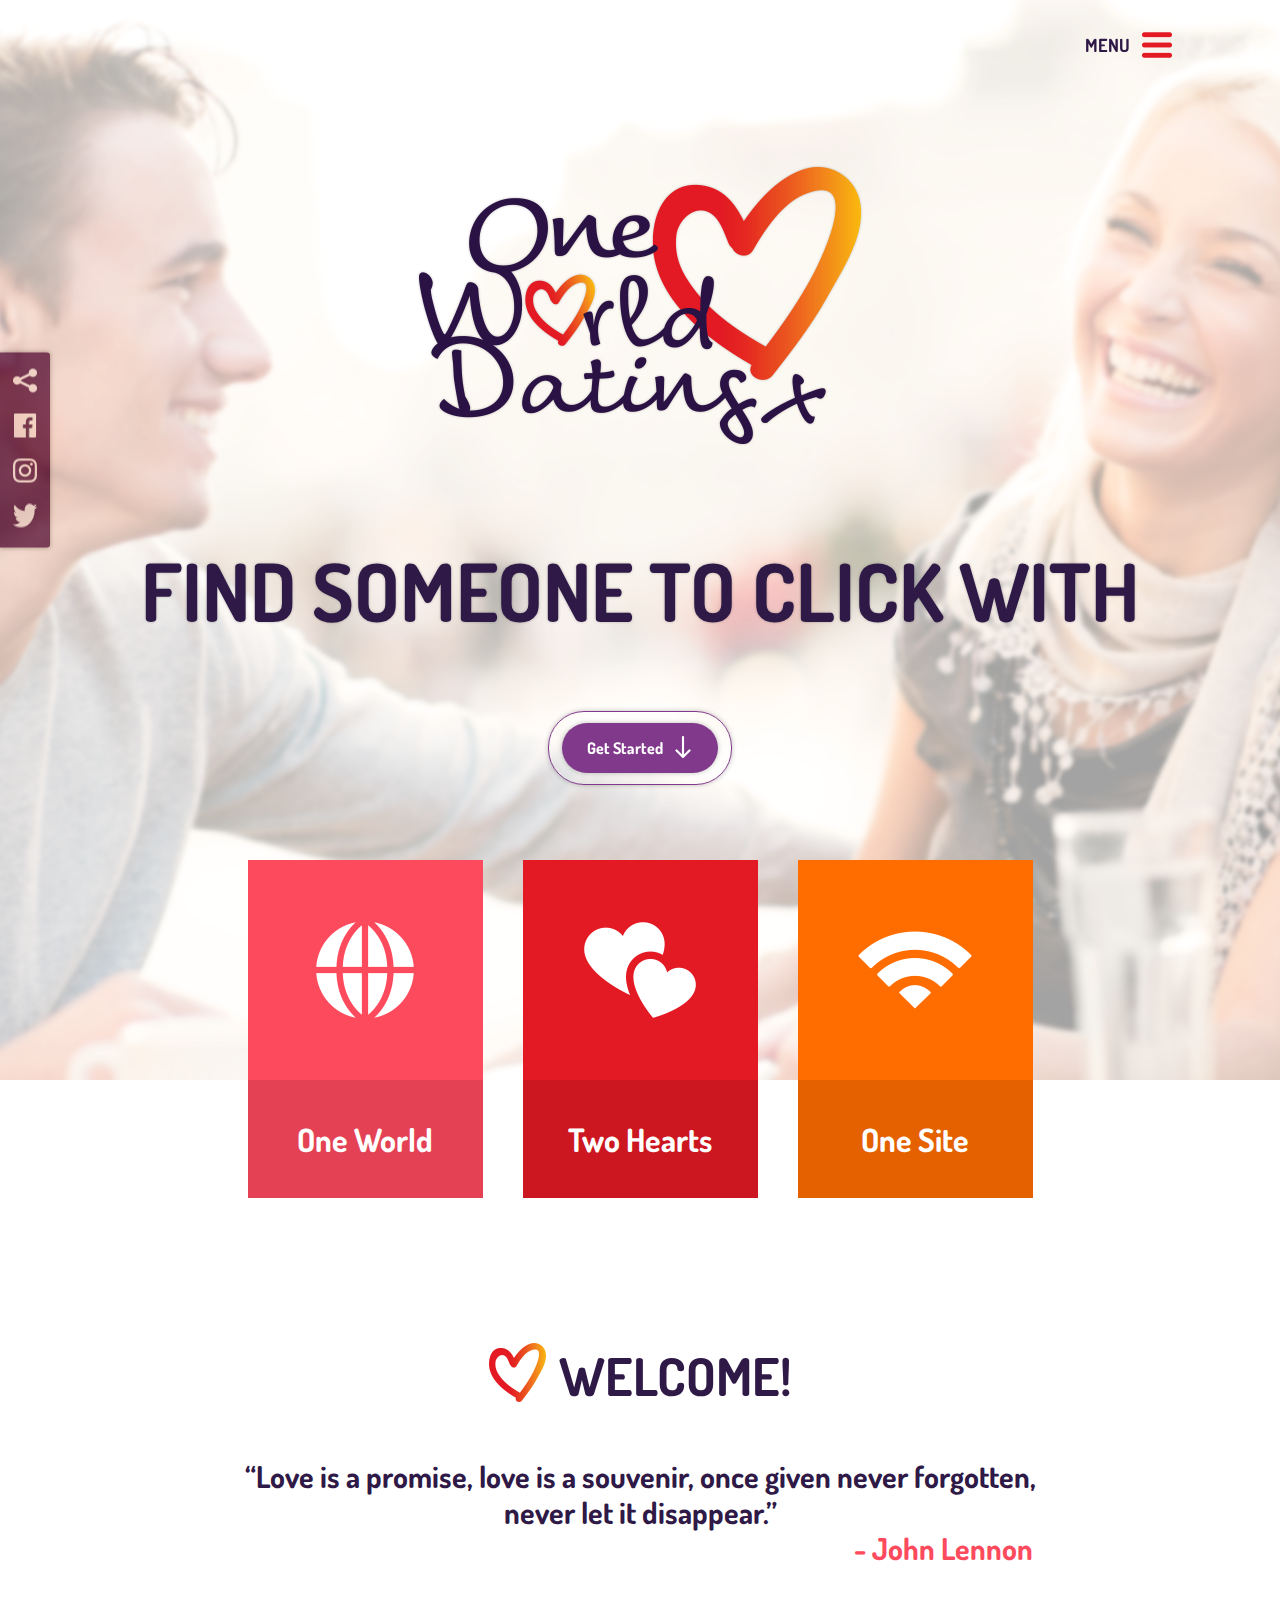
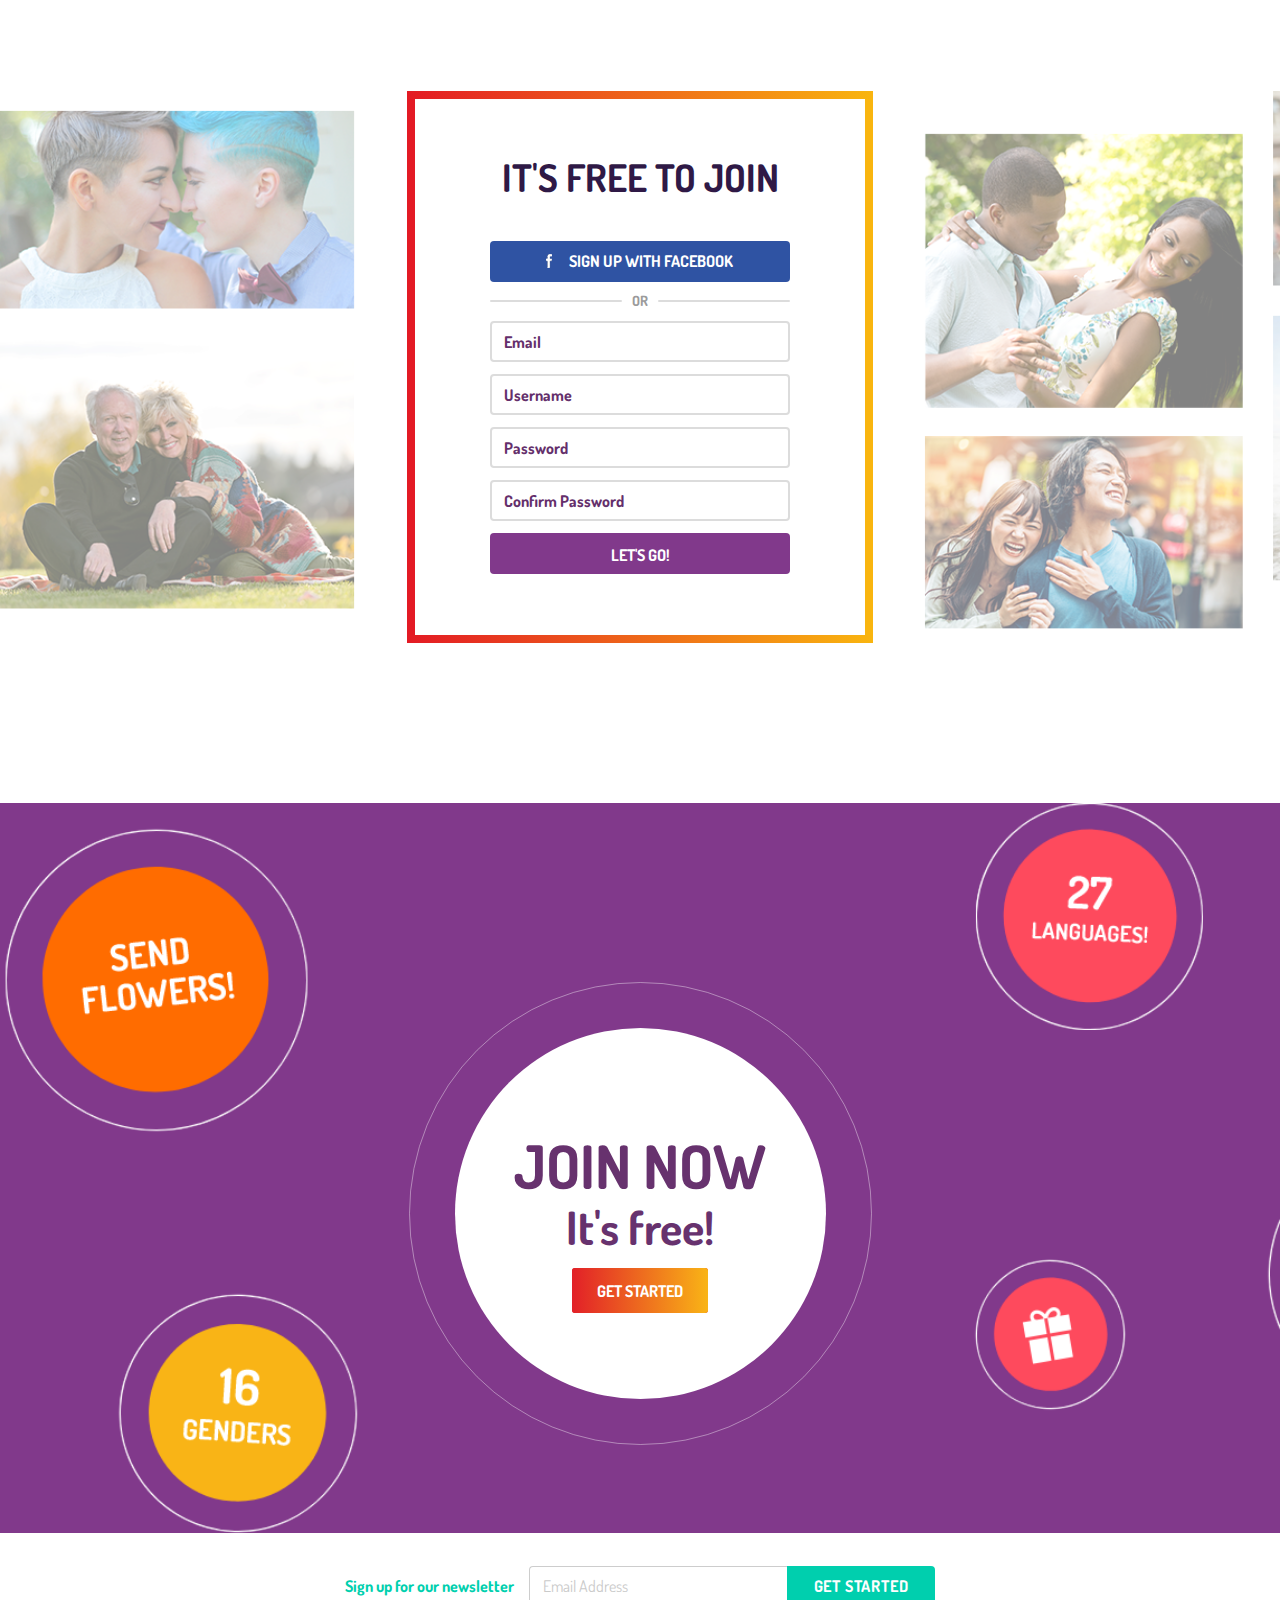
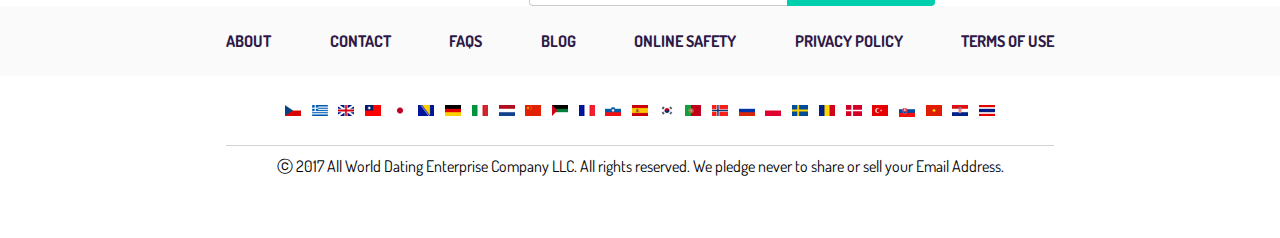
<file: layout/index.html>
<!DOCTYPE html>
<html lang="en">
<head>
  <meta charset="UTF-8">
  <meta name="viewport" content="width=device-width, user-scalable=no">
  <meta http-equiv="X-UA-Compatible" content="ie=edge">
  <link href="https://fonts.googleapis.com/css?family=Dosis:400,700" rel="stylesheet">
  <link rel="stylesheet" href="style.css">
  <title>Layout</title>
</head>
<body>

  <main>

		<section class="social-links">
			<ul class="social-links__wrapper">
				<li class="social-links__item">
					<a href="#">
						<img src="img/social-links-1.png" alt="Shared">
					</a>
				</li>
				<li class="social-links__item">
					<a href="#">
						<img src="img/social-links-2.png" alt="Facebook">
					</a>
				</li>
				<li class="social-links__item">
					<a href="#">
						<img src="img/social-links-3.png" alt="Instagramm">
					</a>
				</li>
				<li class="social-links__item">
					<a href="#">
						<img src="img/social-links-4.png" alt="Twitter">
					</a>
				</li>
			</ul>
		</section>

    <section class="top-section">
      <div class="container">
				<a class="top-section__menu" href="#">
					<p class="top-section__menu-text">Menu</p>
					<img src="img/top-sect-hamb.png" alt="Menu">
				</a>
				<div class="top-section__wrapper">
          <img src="img/top-sect-logo.png" alt="One World Dating" class="top-section__logo">
          <h1 class="top-section__title">Find Someone to Click With</h1>
          <div class="top-section__button-wrapper">
            <a class="top-section__button" href="#">Get Started</a>
          </div>
          <div class="top-section__boxes">
						<div class="top-section__box-text">
							<p>One World</p>
						</div>
						<div class="top-section__box-text">
							<p>Two Hearts</p>
						</div>
						<div class="top-section__box-text">
							<p>One Site</p>
						</div>
          </div>
        </div>
      </div>
    </section>

		<section class="second-section">
			<div class="container">
				<div class="second-section__wrapper">
					<h2 class="second-section__title">Welcome!</h2>
					<p class="second-section__subtitle">
						“Love is a promise, love is a souvenir, once given never forgotten,<br> never let it disappear.”
					</p>
					<div class="second-section__subtitle-author">- John Lennon</div>
				</div>
			</div>
		</section>

		<section class="third-section">
			<div class="container">
				<div class="third-section__wrapper">
					<h2 class="third-section__title">It's free to join</h2>
					<a href="#" class="third-section__facebook-join-button">
						Sign up with Facebook
					</a>
					<div class="third-section__devide">
						<span>Or</span>
					</div>
					<form action="#" class="third-section__form">
						<input class="third-section__form-input" type="text" placeholder="Email">
						<input class="third-section__form-input" type="text" placeholder="Username">
						<input class="third-section__form-input" type="password" placeholder="Password">
						<input class="third-section__form-input" type="password" placeholder="Confirm Password">
						<button type="submit" class="third-section__form-submit third-section__form-input">Let's go!</button>
					</form>
				</div>
			</div>
		</section>

		<section class="fourth-section">
			<div class="container">
				<div class="fourth-section__wrapper">
					<div class="fourth-section__wrapper-inner">
						<h2 class="fourth-section__title">Join now</h2>
						<p class="fourth-section__subtitle">It's free!</p>
						<a href="#" class="fourth-section__button">Get Started</a>
					</div>
				</div>
			</div>
		</section>

		<footer class="footer">
			<div class="container">
				<div class="footer__wrapper">
					<span class="footer__information">Sign up for our newsletter</span>
					<form action="#" class="footer__sign-up">
						<input type="email" placeholder="Email Address" class="footer__input">
						<input type="submit" value="Get Started" class="footer__submit">
					</form>
				</div>
			</div>

			<div class="footer__links-wrapper">
				<div class="footer__links">
					<a class="footer__link" href="#">About</a>
					<a class="footer__link" href="#">Contact</a>
					<a class="footer__link" href="#">FAQs</a>
					<a class="footer__link" href="#">Blog</a>
					<a class="footer__link" href="#">Online Safety</a>
					<a class="footer__link" href="#">Privacy Policy</a>
					<a class="footer__link" href="#">Terms of Use</a>
				</div>
			</div>

			<div class="container">
				<div class="footer__countries"></div>
				<div class="footer__copyright">&#9426; 2017 All World Dating Enterprise Company LLC. All rights reserved. We pledge never to share or sell your Email Address.
				</div>
			</div>
		</footer>


  </main>

</body>
</html>
</file>
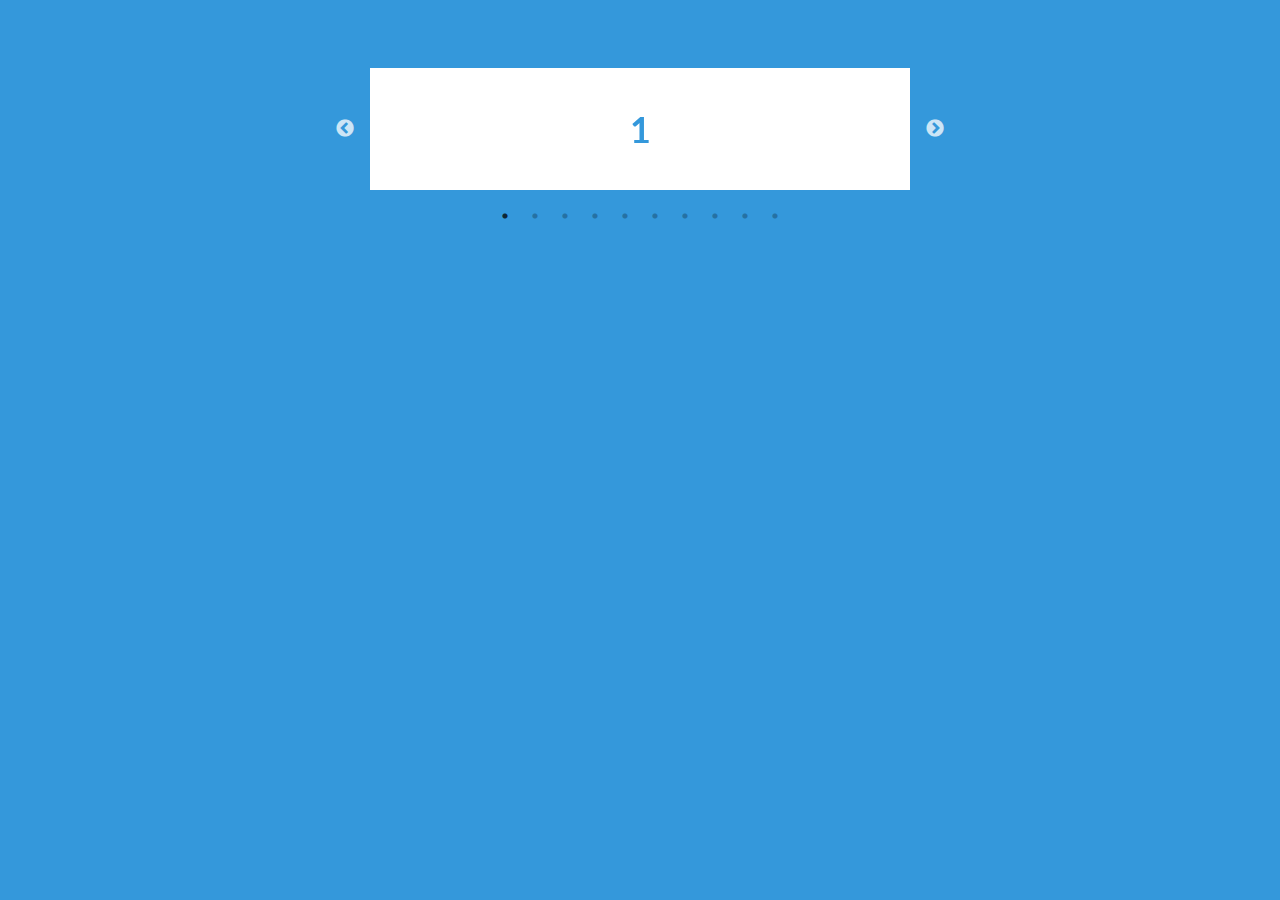
<file: slider/index.html>
<!DOCTYPE html>
<html lang="en">
<head>
  <meta charset="UTF-8">
  <meta name="viewport" content="width=device-width, initial-scale=1.0">
  <meta http-equiv="X-UA-Compatible" content="ie=edge">
  <link href="https://fonts.googleapis.com/css?family=Lato:400,700" rel="stylesheet">
  <link rel="stylesheet" href="style.css">
  <title>Native JS Slider</title>
</head>
<body>
  <div class="content">
    <div class="slider">

      <button type="button" id="slider__button-prev">Previous</button>

      <div id="slider__list-current">
        <div id="slider__list">
          <div class="slider__img"><h3>1</h3></div>
          <div class="slider__img"><h3>2</h3></div>
          <div class="slider__img"><h3>3</h3></div>
          <div class="slider__img"><h3>4</h3></div>
          <div class="slider__img"><h3>5</h3></div>
          <div class="slider__img"><h3>6</h3></div>
          <div class="slider__img"><h3>7</h3></div>
          <div class="slider__img"><h3>8</h3></div>
          <div class="slider__img"><h3>9</h3></div>
          <div class="slider__img"><h3>10</h3></div>
        </div>
      </div>

      <button type="button" id="slider__button-next">Next</button>

      <ul id="slider-dots"></ul>

    </div>
  </div>

<script src='slide-show.js'></script>

</body>
</html>
</file>
<file: layout/style.css>
/* Common */

* {
	font-family: 'Dosis', sans-serif, Arial;
	box-sizing: border-box;
  margin: 0;
  padding: 0;
}

a, button, input[type='submit'] {
	text-decoration: none;
	cursor: pointer;
}

body {
	background-color: #ffffff;
  line-height: normal;
	min-width: 1270px;
}

.container {
  margin: auto;
  width: 1270px;
}

/* Styles */

.social-links {
	box-shadow: 0 0 5px rgba(0, 0, 0, 0.4);
	justify-content: space-between;
	transform: translateY(-50%);
	border-radius: 0 3px 3px 0;
	background-color: #45124c;
	flex-direction: column;
	padding: 16px 13px;
	position: fixed;
	display: flex;
	height: 195px;
	width: 50px;
	top: 50%;
	left: 0;
}

.social-links__wrapper {
	justify-content: inherit;
	flex-direction: inherit;
	list-style-type: none;
	display: flex;
	height: 100%;
}

.social-links__item a img {
	display: inline-block;
	height: 24px;
	width: 24px;
}

.top-section {
	background: url(img/top-sect-bg.png) top center;
	background-size: cover;
	margin-bottom: 263px;
	min-width: 1270px;
	position: relative;
}

.top-section__menu {
	text-transform: uppercase;
	position: absolute;
	font-weight: 700;
	font-size: 18px;
	color: #2f1946;
	display: flex;
	right: 108px;
	top: 32px;
}

.top-section__menu-text {
	margin: 2px 12px 0 0;
}

.top-section__wrapper {
  text-align: center;
  margin: 0 auto;
}

.top-section__logo {
  margin: 165px auto 90px auto;
}

.top-section__title {
  text-transform: uppercase;
  text-shadow: 0 0 3px rgba(0, 0, 0, 0.25);
  color: #2f1946;
  font-weight: 700;
  font-size: 80px;
	margin-bottom: 70px;
}

.top-section__button-wrapper {
	padding: 11px 13px;
	display: inline-block;
  box-shadow: 0 0 5px rgba(0, 0, 0, 0.25);
  border-radius: 36px;
  border: 1px solid #81398b;
	margin-bottom: 75px;
}

.top-section__button {
	box-shadow: 0 0 5px rgba(0, 0, 0, 0.25);
	padding: 15px 55px 15px 25px;
	background-color: #81398b;
	display: inline-block;
	text-decoration: none;
	border-radius: 25px;
	position: relative;
	font-weight: 700;
	color: #fff;

	-webkit-transition: background-color 0.5s ease;
	-moz-transition: background-color 0.5s ease;
	-o-transition: background-color 0.5s ease;
	transition: background-color 0.5s ease;
}

.top-section__button:hover {
	background-color: #b66eb0;
	cursor: pointer;
}

.top-section__button:after {
	background-image: url('img/top-sect-button-arrow.png');
	display: inline-block;
	position: absolute;
	height: 22px;
	right: 27px;
	content: '';
	width: 16px;
	top: 13px;
}

.top-section__button:hover:after {
	-webkit-animation-duration: 1s;
	-moz-animation-duration: 1s;
	-o-animation-duration: 1s;
	animation-duration: 1s;

	-webkit-transform-origin: center center;
	-moz-transform-origin: center center;
	-o-transform-origin: center center;
	transform-origin: center center;
	-webkit-animation-name: swing;
	-moz-animation-name: swing;
	-o-animation-name: swing;
	animation-name: swing;
}

@-webkit-keyframes swing {
	20% {-webkit-transform: rotate3d(0, 0, 1, 15deg);}
	40% {-webkit-transform: rotate3d(0, 0, 1, -10deg);}
	60% {-webkit-transform: rotate3d(0, 0, 1, 5deg);}
	80% {-webkit-transform: rotate3d(0, 0, 1, -5deg);}
	100% {-webkit-transform: rotate3d(0, 0, 1, 0deg);}
}

@-moz-keyframes swing {
	20% {-moz-transform: rotate3d(0, 0, 1, 15deg);}
	40% {-moz-transform: rotate3d(0, 0, 1, -10deg);}
	60% {-moz-transform: rotate3d(0, 0, 1, 5deg);}
	80% {-moz-transform: rotate3d(0, 0, 1, -5deg);}
	100% {-moz-transform: rotate3d(0, 0, 1, 0deg);}
}

@-o-keyframes swing {
	20% {-o-transform: rotate3d(0, 0, 1, 15deg);}
	40% {-o-transform: rotate3d(0, 0, 1, -10deg);}
	60% {-o-transform: rotate3d(0, 0, 1, 5deg);}
	80% {-o-transform: rotate3d(0, 0, 1, -5deg);}
	100% {-o-transform: rotate3d(0, 0, 1, 0deg);}
}

@keyframes swing {
	20% {transform: rotate3d(0, 0, 1, 15deg);}
	40% {transform: rotate3d(0, 0, 1, -10deg);}
	60% {transform: rotate3d(0, 0, 1, 5deg);}
	80% {transform: rotate3d(0, 0, 1, -5deg);}
	100% {transform: rotate3d(0, 0, 1, 0deg);}
}

.top-section__boxes {
	justify-content: space-between;
	align-items: center;
	display: flex;
	margin: auto;
	width: 785px;
}

.top-section__box-text {
	margin: 220px 0 -118px 0;
	position: relative;
	font-weight: 700;
	font-size: 32px;
	display: table;
	color: #ffffff;
	height: 118px;
	width: 235px;
}

.top-section__box-text p {
	display: table-cell;
	vertical-align: middle;
}

.top-section__box-text:before {
	display: inline-block;
	position: absolute;
	height: 220px;
	width: 235px;
	content: '';
	top: -220px;
	left: 0;
}

.top-section__box-text:nth-child(1):before {
	background: #fe4a5d url('img/top-sect-box-1.png') no-repeat center;
}

.top-section__box-text:nth-child(2):before {
	background: #e31a24 url('img/top-sect-box-2.png') no-repeat center;
}

.top-section__box-text:nth-child(3):before {
	background: #ff6c00 url('img/top-sect-box-3.png') no-repeat center;
}

.top-section__box-text:nth-child(1) {
	background-color: #e44254;
}

.top-section__box-text:nth-child(2) {
	background-color: #cc1720;
}

.top-section__box-text:nth-child(3) {
	background-color: #e56100;
}

.second-section__wrapper {
	text-align: center;
}

.second-section__title {
	text-transform: uppercase;
	display: inline-block;
	margin-bottom: 50px;
	padding-left: 70px;
	position: relative;
	font-weight: 700;
	font-size: 52px;
	color: #2f1946;
}

.second-section__title:before {
	background: url(img/second-sect-heart.png) no-repeat center;
	display: inline-block;
	position: absolute;
	height: 59px;
	content: '';
	width: 57px;
	left: 0;
	top: 0;
}

.second-section__subtitle {
	line-height: 36px;
	font-weight: 700;
	font-size: 30px;
	color: #2f1946;
}

.second-section__subtitle-author {
	margin-bottom: 125px;
	margin-right: 242px;
	text-align: right;
	line-height: 36px;
	font-weight: 700;
	font-size: 30px;
	color: #fe4a5d;
}

.third-section {
	background: url(img/third-sect-bg.png) no-repeat top center;
	background-size: cover;
	text-align: center;
}

.third-section__wrapper {
	border-right: 8px solid #f9b50f;
	border-left: 8px solid #e31a24;
	margin: 0 auto 160px;
	position: relative;
	height: 552px;
	width: 466px;
}

.third-section__wrapper:before {
	background-image: -webkit-linear-gradient(left, #e31a24, #f9b50f);
	position: absolute;
	margin: 0 auto;
	width: 466px;
	height: 8px;
	content: '';
	left: -8px;
	right: 0;
	top: 0;
}

.third-section__wrapper:after {
	background-image: -webkit-linear-gradient(left, #e31a24, #f9b50f);
	position: absolute;
	margin: 0 auto;
	width: 466px;
	height: 8px;
	content: '';
	left: -8px;
	bottom: 0;
	right: 0;
}

.third-section__title {
	text-transform: uppercase;
	margin-bottom: 40px;
	padding-top: 62px;
	font-weight: 700;
	font-size: 38px;
	color: #2f1946;
}

.third-section__facebook-join-button {
	padding: 10px 48px 11px 70px;
	text-transform: uppercase;
	background-color: #2f53a3;
	transition: all .5s ease;
	letter-spacing: normal;
	display: inline-block;
	margin-bottom: 10px;
	position: relative;
	border-radius: 4px;
	font-weight: 700;
	font-size: 16px;
	color: #ffffff;
	width: 300px;
	height: 41px;
}

.third-section__facebook-join-button:active {
	background-color: #b66eb0;
}

.third-section__facebook-join-button:hover {
	padding: 10px 20px 11px 20px;
	letter-spacing: 2px;
}

.third-section__facebook-join-button:before {
	background-image: url(img/third-sect-facebook-icon.png);
	transition: all .7s ease;
	display: inline-block;
	position: absolute;
	height: 14px;
	content: '';
	left: 56px;
	width: 6px;
	opacity: 1;
	top: 13px;
}

.third-section__facebook-join-button:hover:before {
	opacity: 0;
	left: 20px;
}

.third-section__devide {
	text-transform: uppercase;
	margin: 0 auto 12px;
	position: relative;
	font-weight: 700;
	font-size: 14px;
	display: block;
	color: #9b9b9b;
	width: 300px;
}

.third-section__devide span:before, .third-section__devide span:after {
	background-color: #dcdcdc;
	display: inline-block;
	border-radius: 1px;
	position: absolute;
	width: 132px;
	height: 2px;
	content: '';
	top: 0;
}

.third-section__devide span:after {
	right: 0;
	top: 8px;
}

.third-section__devide span:before {
	left: 0;
	top: 8px;
}

.third-section__form {
	flex-direction: column;
	display: inline-flex;
	margin: 0 auto;
	width: 300px;
}

.third-section__form-input {
	border: 2px solid #dcdcdc;
	text-overflow: ellipsis;
	margin-bottom: 12px;
	border-radius: 4px;
	font-weight: 700;
	font-size: 16px;
	color: #2f1946;
	padding: 12px;
	width: 300px;
	height: 41px;
}

.third-section__form-input::placeholder {
	color: #642f6b;
}

.third-section__form-submit {
	text-transform: uppercase;
	background-color: #81398b;
	transition: all .7s ease;
	letter-spacing: normal;
	border-radius: 4px;
	font-weight: 700;
	font-size: 16px;
	color: #ffffff;
	width: 300px;
	height: 41px;
	border: none;
}

.third-section__form-submit:hover {
	letter-spacing: 5px;
	color: yellow;
}

.fourth-section {
	background: url(img/fourth-sect-bg-balls.png) no-repeat top center, url(img/fourth-sect-bg.png) no-repeat top center;
	background-size: cover;
	padding-top: 179px;
	height: 730px;
}

.fourth-section__wrapper {
	border: 1px solid rgba(255, 255, 255, .4);
	box-sizing: border-box;
	border-radius: 50%;
	text-align: center;
	margin: 0 auto;
	display: table;
	padding: 45px;
}

.fourth-section__wrapper-inner {
	background-color: #fff;
	vertical-align: middle;
	display: table-cell;
	border-radius: 50%;
	position: relative;
	height: 371px;
	width: 371px;
}

.fourth-section__title {
	text-transform: uppercase;
	font-weight: 700;
	font-size: 60px;
	color: #67326e;
}

.fourth-section__subtitle {
	margin: -5px auto 25px;
	font-weight: 700;
	font-size: 46px;
	color: #67326e;
}

.fourth-section__button {
	background: #e22028 linear-gradient(to right, #e22028 0%, #f9b416 100%);
	padding: 13px 25px 12px 25px;
	text-transform: uppercase;
	transition: all .75s ease;
	letter-spacing: normal;
	margin-bottom: 268px;
	border-radius: 3px;
	font-weight: 700;
	font-size: 16px;
	color: #ffffff;
}

.fourth-section__button:hover {
	color: rgba(59, 60, 90, 0.64);
	letter-spacing: 5px;
	border-radius: 23px;
}

.footer {
	margin-top: 33px;
}

.footer__wrapper {
	justify-content: center;
	flex-direction: row;
	align-items: center;
	display: flex;
}

.footer__information {
	display: inline-flex;
	margin-right: 15px;
	font-weight: 700;
	font-size: 16px;
	color: #00cfae;
}

.footer__sign-up {
	display: inline-flex;
}

.footer__input {
	border-radius: 4px 0 0 4px;
	border: 1px solid #cdcdcd;
	background-color: #ffffff;
	display: inline-flex;
	border-right: none;
	padding: 9px 13px;
	font-weight: 400;
	font-size: 16px;
	width: 258px;
}

.footer__input::placeholder {
	color: #cacaca;
}

.footer__submit {
	border-radius: 0 4px 4px 0;
	text-transform: uppercase;
	background-color: #00cfae;
	transition: all .7s ease;
	letter-spacing: 0.8px;
	padding: 10px 27px;
	font-weight: 700;
	font-size: 16px;
	color: #fefefe;
	border: none;
}

.footer__submit:hover {
	background-color: rgba(157, 109, 184, 0.84);
	color: rgba(252, 255, 134, 0.98);
	letter-spacing: 2px;
}

.footer__links-wrapper {
	background-color: #fafafa;
}

.footer__links {
	justify-content: space-between;
	flex-direction: row;
	align-items: center;
	margin: 0 auto;
	display: flex;
	height: 70px;
	width: 828px;
}

.footer__link {
	transition: all .5s ease;
	text-transform: uppercase;
	position: relative;
	font-weight: 700;
	font-size: 16px;
	padding: 10px 0;
	color: #2f1946;
}

.footer__link:hover {
	color: #00cfae;
}

.footer__link:after {
	background-color: #00cfae;
	transition: all .5s ease;
	position: absolute;
	margin: 0 auto;
	bottom: 4px;
	content: '';
	width: 100%;
	height: 2px;
	opacity: 0;
	right: 0;
	left: 0;
}

.footer__link:hover:after {
	opacity: 1;
}

.footer__countries {
	background: url(img/footer-countries.png) no-repeat center;
	border-bottom: 1px solid #d3d3d3;
	margin: 0 auto;
	width: 828px;
	height: 70px;
}

.footer__copyright {
	margin: 10px auto 60px;
	text-align: center;
}
</file>
<file: slider/style.css>
@font-face
{
    font-family: 'slick';
    font-weight: normal;
    font-style: normal;

    src: url('./fonts/slick.eot');
    src: url('./fonts/slick.eot?#iefix') format('embedded-opentype'), url('./fonts/slick.woff') format('woff'), url('./fonts/slick.ttf') format('truetype'), url('./fonts/slick.svg#slick') format('svg');
}

* {
  box-sizing: border-box;
}

body {
  font-family: "Lato","Helvetica Neue","Helvetica",Helvetica,Arial,sans-serif;
  background: #3498db;
}

h3 {
  background: #fff;
  color: #3498db;
  font-size: 36px;
  line-height: 100px;
  margin: 10px;
  padding: 2%;
  position: relative;
  text-align: center;
}

.content {
  color: #fff;
  margin: auto;
  padding: 20px;
  width: 600px;
}

.slider {
  display: block;
  position: relative;
  margin: 30px auto 50px;
}

#slider__button-prev, #slider__button-next {
  font-size: 0;
  line-height: 0;
  position: absolute;
  top: 50%;
  display: block;
  width: 20px;
  height: 20px;
  margin-top: -10px;
  padding: 0;
  cursor: pointer;
  color: transparent;
  border: none;
  outline: none;
  background: transparent;
}

#slider__button-prev {
  left: -25px;
}

#slider__button-next {
  right: -25px;
}

#slider__button-prev:before, #slider__button-next:before {
  font-family: 'slick';
  font-size: 20px;
  line-height: 1;
  opacity: .75;
  color: white;
}

#slider__button-prev:hover:before, #slider__button-next:hover:before {
  opacity: 1;
}

#slider__button-prev:before {
  content: '←';
}

#slider__button-next:before {
  content: '→';
}

#slider__list {
  transform: translate3d(0, 0, 0);
  position: relative;
  top: 0;
  left: 0;
  display: block;
}

#slider__list:before, #slider__list:after {
  display: table;
  content: '';
}

#slider__list:after {
  clear: both;
}

#slider__list-current {
  position: relative;
  display: block;
  overflow: hidden;
  margin: 0;
  padding: 0;
}

.slider__img {
  float: left;
  height: 100%;
  min-height: 1px;
}

#slider-dots {
  position: absolute;
  bottom: -45px;
  display: block;
  width: 100%;
  padding: 0;
  list-style: none;
  text-align: center;
}

#slider-dots li {
  position: relative;
  display: inline-block;
  width: 20px;
  height: 20px;
  margin: 0 5px;
  padding: 0;
  cursor: pointer;
}

#slider-dots li button {
  font-size: 0;
  line-height: 0;
  display: block;
  width: 20px;
  height: 20px;
  padding: 5px;
  cursor: pointer;
  color: transparent;
  border: 0;
  outline: none;
  background: transparent;
}

#slider-dots li button:before {
  font-family: 'slick';
  font-size: 6px;
  line-height: 20px;
  position: absolute;
  top: 0;
  left: 0;
  width: 20px;
  height: 20px;
  content: '•';
  text-align: center;
  opacity: .25;
  color: black;
}

#slider-dots li button:hover:before {
  opacity: .75;
}

#slider-dots li #slider-dots__active:before {
  opacity: .75;
}
</file>
